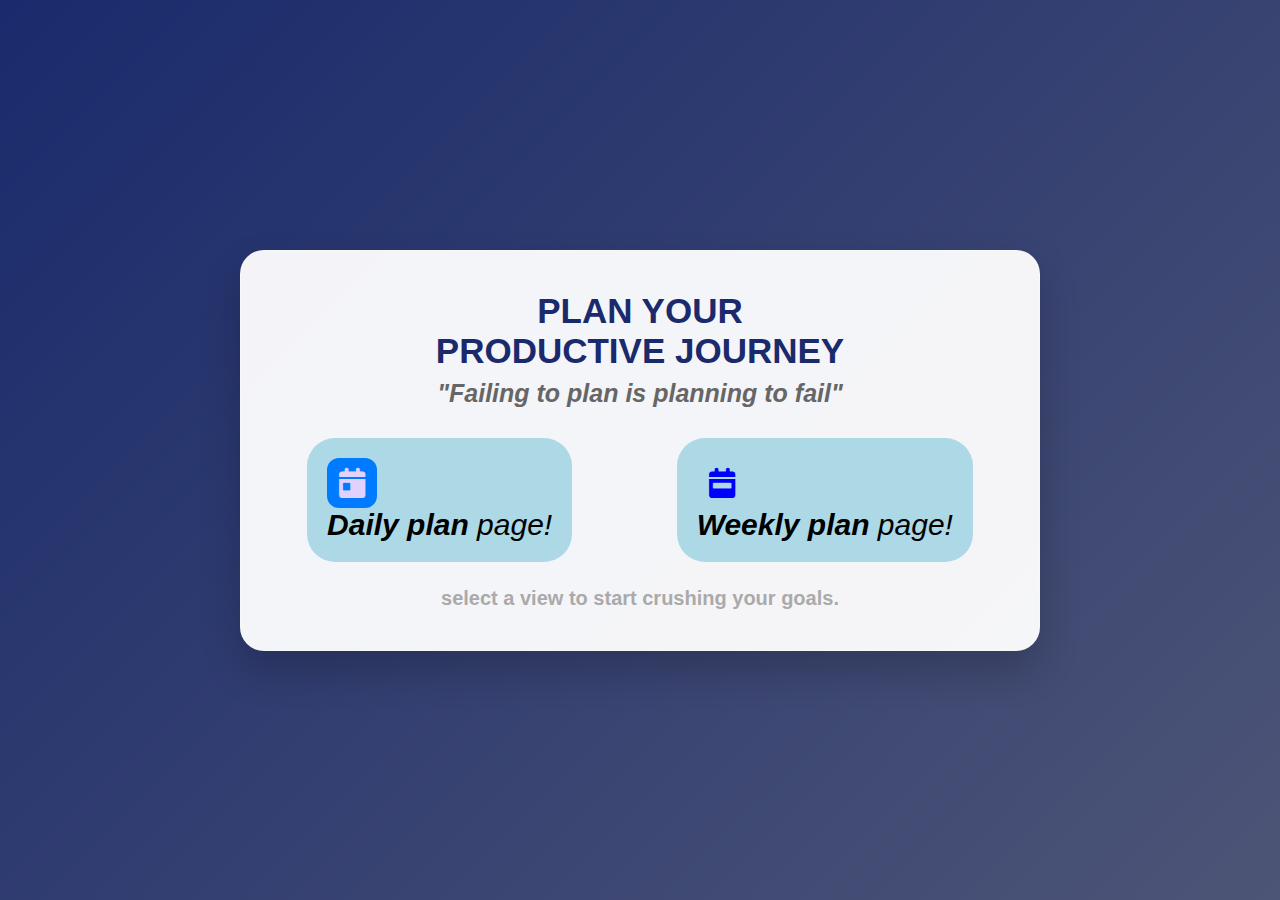
<file: index.html>
<!DOCTYPE html>
<html lang="en">

<head>
    <meta charset="UTF-8">
    <title>To-Do List</title>
    <link rel="stylesheet" href="style.css">
    <!-- Font Awesome Icons -->
    <link rel="stylesheet" href="https://cdnjs.cloudflare.com/ajax/libs/font-awesome/6.5.0/css/all.min.css">


</head>

<body>

    <div class="glass-container">
        <header class="header">
            <h1>PLAN YOUR
                <br> <strong> PRODUCTIVE JOURNEY</strong>
            </h1>

            <p>
                <strong>"Failing to plan is planning to fail"</strong>
            </p>
        </header>
        <div class="button-group">
            <button class="btn-daily">
                <div class="icon-box"><i class="fa-solid fa-calendar-day"></i></div>
                <p><a href="daily.html"> <strong> Daily plan</strong></a> page!</p>

            </button>
            <button class="btn-weekly">
                <div class="icon-box"><i class="fa-solid fa-calendar-week"></i></div>
                <p><a href="weekly.html"> <strong> Weekly plan </strong></a> page!</p>
            </button>
        </div>
        <div class="footer-hint">
            <p><strong>select a view to start crushing your goals.</strong></p>
        </div>

    </div>

</body>

</html>
</file>
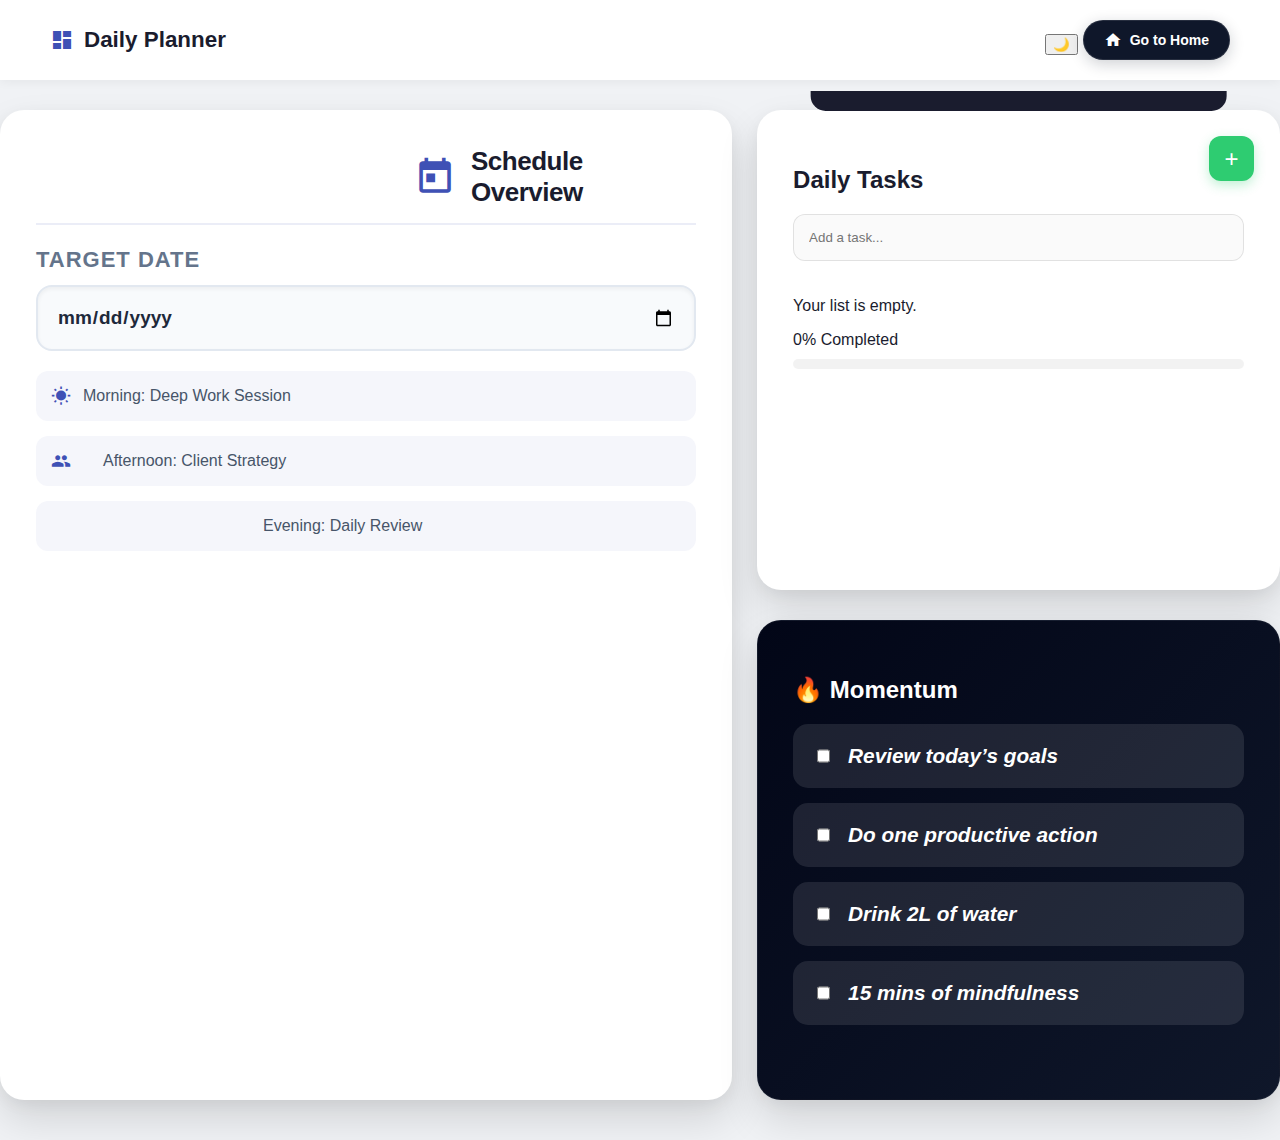
<file: daily.html>
<!DOCTYPE html>
<html lang="en">

<head>
    <meta charset="UTF-8">
    <meta name="viewport" content="width=device-width, initial-scale=1.0">
    <title>Pro Daily Planner</title>
    <link href="https://fonts.googleapis.com/icon?family=Material+Icons" rel="stylesheet">
    <link rel="stylesheet" href="daily.css">
</head>

<body>

    <header class="header">
        <div class="logo-area">
            <span class="material-icons">dashboard</span>
            <h1>Daily Planner</h1>
        </div>
        <div class="header-right">
            <span id="dateTime"></span>
            <button class="dark-btn" onclick="toggleDark()">🌙</button>
            <a href="index.html" class="home-nav-button">
                <span class="material-icons">home</span>
                Go to Home
            </a>
        </div>
    </header>

    <main class="layout">
        <section class="card calendar-card">
            <div class="calendar-header-main">
                <span class="material-icons main-cal-icon">calendar_today</span>
                <h2>Schedule Overview</h2>
            </div>

            <div class="target-date-wrapper">
                <p class="target-label">Target Date</p>
                <input type="date" class="calendar-input">
            </div>

            <div class="calendar-placeholder">
                <div class="event-item">
                    <span class="material-icons">wb_sunny</span>
                    <span>Morning: Deep Work Session</span>
                </div>
                <div class="event-item">
                    <span class="material-icons">groups</span>
                    <span>Afternoon: Client Strategy</span>
                </div>
                <div class="event-item">
                    <span class="material-icons">nightlight</span>
                    <span>Evening: Daily Review</span>
                </div>
            </div>
        </section>

        <div class="right-column">
            <section class="card task-card">
                <div id="toast" class="card-toast"></div>

                <div class="task-header">
                    <h2>Daily Tasks</h2>
                    <button class="add-btn" onclick="addTask()">+</button>
                </div>

                <input id="taskInput" type="text" placeholder="Add a task..."
                    onkeypress="if(event.key==='Enter') addTask()" />
                <p id="hintText">Your list is empty.</p>

                <ul id="taskList"></ul>

                <div class="progress-wrapper">
                    <div id="progressText">0% Completed</div>
                    <div class="progress-bar">
                        <div id="progressFill"></div>
                    </div>
                </div>
            </section>

            <section class="card momentum-card">
                <h2>🔥 Momentum</h2>
                <div class="momentum-list">
                    <label class="momentum-item">
                        <input type="checkbox" class="track" onchange="updateProgress()">
                        <strong>Review today’s goals</strong>
                    </label>
                    <label class="momentum-item">
                        <input type="checkbox" class="track" onchange="updateProgress()">
                        <strong> Do one productive action</strong>
                    </label>
                    <label class="momentum-item">
                        <input type="checkbox" class="track" onchange="updateProgress()">
                        <strong> Drink 2L of water</strong>
                    </label>
                    <label class="momentum-item">
                        <input type="checkbox" class="track" onchange="updateProgress()">
                        <strong> 15 mins of mindfulness </strong>
                    </label>
                </div>
            </section>
        </div>
    </main>

    <script src="daily.js"></script>
</body>

</html>
</file>
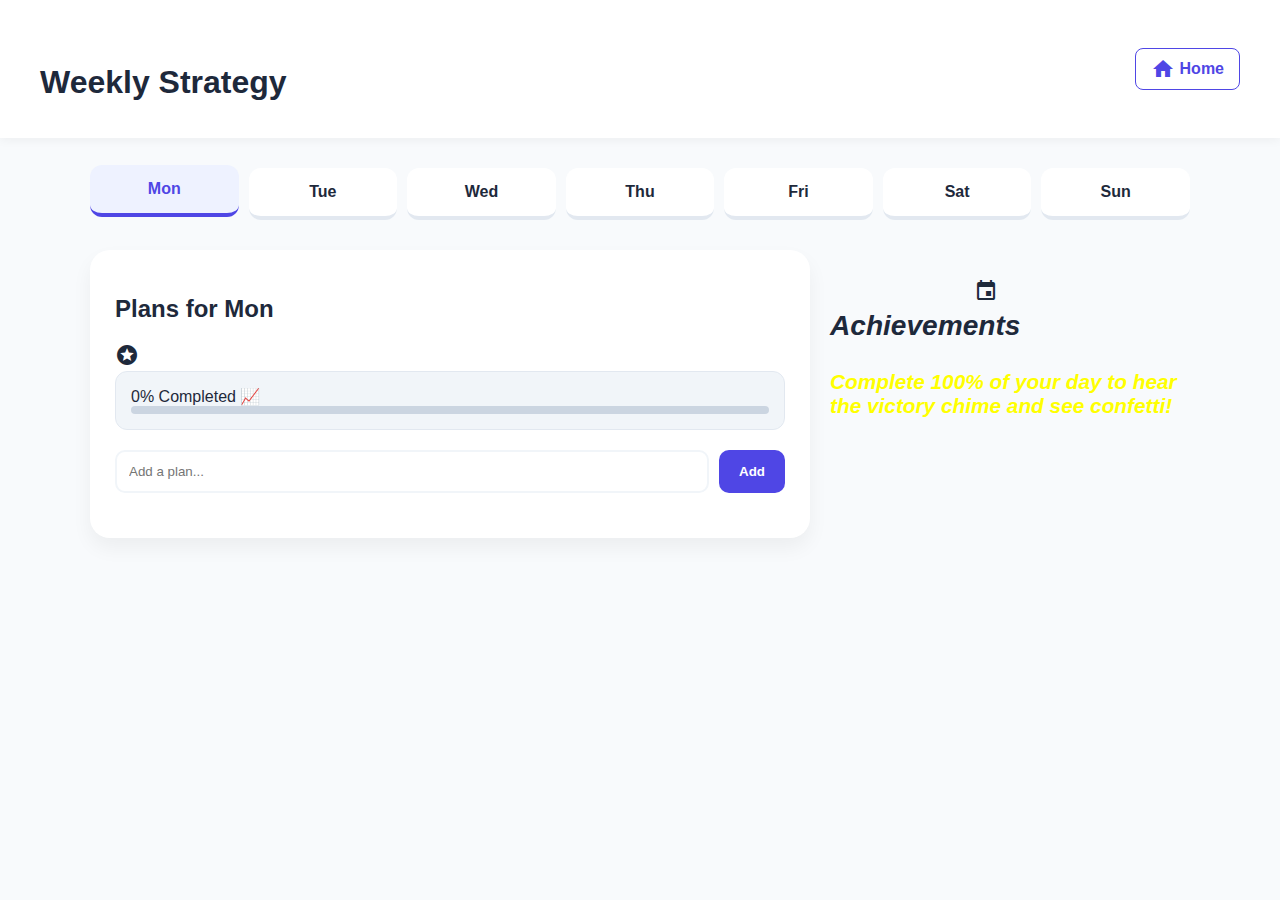
<file: weekly.html>
<!DOCTYPE html>
<html lang="en">

<head>
    <meta charset="UTF-8">
    <meta name="viewport" content="width=device-width, initial-scale=1.0">
    <title>Weekly Strategy Pro</title>
    <link href="https://fonts.googleapis.com/icon?family=Material+Icons" rel="stylesheet">
    <link rel="stylesheet" href="weekly.css">
</head>

<body>

    <header class="navbar">
        <div class="nav-left">
            <span class="material-icons">auto_awesome</span>
            <h1>Weekly Strategy</h1>
        </div>
        <a href="index.html" class="home-btn">
            <span class="material-icons">home</span> Home
        </a>
    </header>

    <main class="weekly-container">
        <section class="days-grid" id="daysGrid">
            <div class="day-box active" onclick="switchDay('Mon', this)"><span>Mon</span></div>
            <div class="day-box" onclick="switchDay('Tue', this)"><span>Tue</span></div>
            <div class="day-box" onclick="switchDay('Wed', this)"><span>Wed</span></div>
            <div class="day-box" onclick="switchDay('Thu', this)"><span>Thu</span></div>
            <div class="day-box" onclick="switchDay('Fri', this)"><span>Fri</span></div>
            <div class="day-box highlight" onclick="switchDay('Sat', this)"><span>Sat</span></div>
            <div class="day-box highlight" onclick="switchDay('Sun', this)"><span>Sun</span></div>
        </section>

        <div class="content-split">
            <section class="card weekly-task-card">
                <div id="toast" class="card-toast"></div>

                <div class="card-header">
                    <h2>Plans for <span id="currentDayDisplay">Mon</span></h2>
                    <span class="material-icons">stars</span>
                </div>

                <div class="progress-section">
                    <div class="progress-labels">
                        <span id="progressText">0% Completed</span>
                        <span id="statusIcon">📈</span>
                    </div>
                    <div class="progress-track">
                        <div id="progressFill"></div>
                    </div>
                </div>

                <div class="input-group">
                    <input id="weeklyInput" placeholder="Add a plan..."
                        onkeypress="if(event.key==='Enter') addWeekly()">
                    <button class="add-weekly-btn" onclick="addWeekly()">Add</button>
                </div>

                <ul id="weeklyList"></ul>
            </section>

            <aside class="right-col">
                <section class="side-card">
                    <h3><span class="material-icons">emoji_events</span> Achievements</h3>
                    <p style="font-size: 1.3rem; color: yellow;"> <strong>Complete 100% of your day to hear the
                            victory chime
                            and see confetti!</strong></p>
                </section>
            </aside>

        </div>
    </main>

    <script src="weekly.js"></script>
</body>

</html>
</file>
<file: style.css>
* {
    margin: 0%;
    padding: 0%;
    box-sizing: border-box;
    font-family: 'Segoe UI', Tahoma, Geneva, Verdana, sans-serif;
}

body {
    height: 100vh;
    display: flex;
    justify-content: center;
    align-items: center;
    background: linear-gradient(135deg, #1a2a6c, gray, brown);
    background-size: 400% 400%;
    animation: gradentBG 15s ease infinite;
}

@keyframes gradentBG {
    0% {
        background-position: 0% 50%;
    }

    50% {
        background-position: 100% 50%;
    }

    100% {
        background-position: 0% 50%;
    }

}

.daily-bg {
    background: linear-gradient(rgba(41, 128, 185, 0.7), rgba(41, 128, 185, 0.7)), url('https://images.unsplash.com/photo-1497215728101-856f4ea42174?auto=format&fit=crop&w=1920&q=80');
}

.weekly-bg {
    background: linear-gradient(rgba(75, 0, 130, 0.7), rgba(75, 0, 130, 0.7)), url('https://images.unsplash.com/photo-1484480974693-6ca0a78fb36b?auto=format&fit=crop&w=1920&q=80');
}

.glass-container {
    background: rgba(255, 255, 255, 0.95);
    padding: 40px;
    border-radius: 24px;
    box-shadow: 0 20px 40px rgba(0, 0, 0, 0.2);
    width: 800px;
    text-align: center;
    border: 1px solid rgba(255, 255, 255, 0.3);
}

.header h1 {
    font-size: 35px;
    color: #1a2a6c;
    margin-bottom: 8px;
}

.header p {
    font-style: italic;
    color: #666;
    font-size: 25px;
    margin-bottom: 30px;

}

.button-group {
    display: inline-block;
    margin-left: auto;
    justify-content: space-between;
}

.btn-daily {
    padding: 20px 20px;
    background-color: lightblue;
    border-radius: 28px;
    transition: all 0.3s ease;
    font-size: 30px;
    font-style: italic;
}

.btn-daily:hover {
    transform: translateY(-2px);
    box-shadow: 0 4px 6px rgba(255, 255, 255, 0.05);
}


.btn-daily .icon-box {
    background-color: #007bff;
    color: #e0d1ff;
}

.btn-daily a {
    text-decoration: none;
    color: black;
}

.btn-daily a:hover {
    color: yellow;
}


.btn-weekly {
    padding: 20px 20px;
    background-color: lightblue;
    border-radius: 28px;
    transition: all 0.3s ease;
    margin-left: 100px;
    font-size: 30px;
    font-style: italic;

}

.btn-weekly :hover {
    transform: translateY(-2px);
    box-shadow: 0 4px 6px rgba(255, 255, 255, 0.05);
}

.btn-weekly a {
    text-decoration: none;
    color: black;
}

.btn-weekly a:hover {
    color: yellow;
}


.icon-box {
    width: 50px;
    height: 50px;
    border-radius: 12px;
    display: flex;
    justify-content: center;
    align-items: center;
    font-size: 30px;
    color: blue;
    margin-right: 15px;
}


.footer-hint {
    margin-top: 25px;
    font-size: 20px;
    color: #aaa;
}

button {
    cursor: pointer;
    border: none;
}

/* =========================
   ROOT & RESET
========================= */
.daily-bg {
    background: linear-gradient(rgba(41, 128, 185, 0.7), rgba(41, 128, 185, 0.7)), url('https://images.unsplash.com/photo-1497215728101-856f4ea42174?auto=format&fit=crop&w=1920&q=80');
}

/* =========================
   MAIN APP CONTAINER
========================= */

/* =========================
   CALENDAR
========================= */
@import url('https://fonts.googleapis.com/css2?family=Inter:wght@300;400;500;600;700&display=swap');

body {
    font-family: 'Inter', sans-serif;
}

.calendar-day.active {
    background-color: #4f46e5;
    color: white;
}

.calendar-day.today {
    border: 2px solid #4f46e5;
    font-weight: bold;
}

.custom-scrollbar::-webkit-scrollbar {
    width: 4px;
}

.custom-scrollbar::-webkit-scrollbar-thumb {
    background: #e2e8f0;
    border-radius: 10px;
}

.day p {
    display: inline-block;
    font-size: 30px;
    padding: 10px 10px;
}

.numbers {
    font-size: 20px;
    display: flex;
}
</file>
<file: weekly.css>
:root {
    --primary: #4f46e5;
    --success: #10b981;
    --reward: #f59e0b;
    --bg: #f8fafc;
    --text: #1e293b;
}

body {
    margin: 0;
    font-family: 'Inter', sans-serif;
    background: var(--bg);
    color: var(--text);
    animation: fadeInPage 0.8s ease-out;
}

@keyframes fadeInPage {
    from {
        opacity: 0;
    }

    to {
        opacity: 1;
    }
}

/* NAVBAR & HOME BTN */
.navbar {
    background: white;
    padding: 15px 40px;
    display: flex;
    justify-content: space-between;
    align-items: center;
    box-shadow: 0 2px 10px rgba(0, 0, 0, 0.05);
}

.home-btn {
    text-decoration: none;
    color: var(--primary);
    font-weight: 600;
    display: flex;
    align-items: center;
    gap: 5px;
    padding: 8px 15px;
    border: 1px solid var(--primary);
    border-radius: 8px;
    transition: 0.3s;
}

.home-btn:hover {
    background: var(--primary);
    color: white;
}

/* GRID */
.weekly-container {
    max-width: 1100px;
    margin: 30px auto;
    padding: 0 20px;
}

.days-grid {
    display: grid;
    grid-template-columns: repeat(7, 1fr);
    gap: 10px;
    margin-bottom: 30px;
}

.day-box {
    background: white;
    padding: 15px;
    text-align: center;
    border-radius: 12px;
    font-weight: 700;
    cursor: pointer;
    border-bottom: 4px solid #e2e8f0;
    transition: 0.3s;
}

.day-box.active {
    background: #eef2ff;
    border-bottom-color: var(--primary);
    color: var(--primary);
    transform: translateY(-3px);
    animation: popSelect 0.3s ease;
}

@keyframes popSelect {
    0% {
        transform: scale(1);
    }

    50% {
        transform: scale(1.1);
    }

    100% {
        transform: scale(1.05);
    }
}

/* PROGRESS & TOAST */
.progress-section {
    background: #f1f5f9;
    padding: 15px;
    border-radius: 12px;
    margin-bottom: 20px;
    border: 1px solid #e2e8f0;
}

.progress-track {
    height: 8px;
    background: #cbd5e1;
    border-radius: 10px;
    overflow: hidden;
    position: relative;
}

#progressFill {
    height: 100%;
    width: 0%;
    background: var(--primary);
    transition: width 0.5s cubic-bezier(0.4, 0, 0.2, 1);
}

.card-toast {
    position: absolute;
    top: 0;
    left: 50%;
    transform: translate(-50%, -100%);
    background: #1e293b;
    color: white;
    padding: 10px 20px;
    border-radius: 0 0 12px 12px;
    font-size: 0.85rem;
    font-weight: 600;
    z-index: 100;
    transition: transform 0.5s cubic-bezier(0.68, -0.55, 0.265, 1.55);
    white-space: nowrap;
}

.card-toast.show {
    transform: translate(-50%, 0);
}

.card-toast.reward {
    background: var(--reward);
    box-shadow: 0 4px 15px rgba(245, 158, 11, 0.4);
}

/* LISTS & ANIMATIONS */
.content-split {
    display: grid;
    grid-template-columns: 2fr 1fr;
    gap: 20px;
}

.card {
    background: white;
    padding: 25px;
    border-radius: 20px;
    box-shadow: 0 10px 20px rgba(0, 0, 0, 0.05);
    position: relative;
    overflow: hidden;
}

.input-group {
    display: flex;
    gap: 10px;
    margin-bottom: 20px;
}

input {
    flex: 1;
    padding: 12px;
    border-radius: 10px;
    border: 2px solid #f1f5f9;
    outline: none;
    transition: 0.3s;
}

input:focus {
    border-color: var(--primary);
}

.add-weekly-btn {
    background: var(--primary);
    color: white;
    border: none;
    padding: 0 20px;
    border-radius: 10px;
    cursor: pointer;
    font-weight: 700;
}

.side-card {
    font-size: 1.5rem;
    font-style: italic;
    color: blue black;
}

li {
    background: #f8fafc;
    padding: 12px;
    margin-bottom: 8px;
    border-radius: 10px;
    display: flex;
    justify-content: space-between;
    align-items: center;
    border-left: 4px solid var(--primary);
    animation: slideInTask 0.4s ease-out;
}

/* Weekend Section Styling */
.weekend-card {
    margin-top: 25px;
    background: linear-gradient(135deg, #fffcf0 0%, #ffffff 100%);
    border: 1px solid #fde68a;
}

.weekend-card h2 {
    color: #b45309;
    /* Deep Amber */
}

.add-weekend-btn {
    background: #f59e0b;
    color: white;
    border: none;
    padding: 0 20px;
    border-radius: 10px;
    cursor: pointer;
    font-weight: bold;
    transition: 0.3s;
}

.add-weekend-btn:hover {
    background: #d97706;
}

#weekendList li {
    background: #fef3c7;
    border-left: 5px solid #f59e0b;
    color: #92400e;
}

@keyframes slideInTask {
    from {
        opacity: 0;
        transform: translateX(-20px);
    }

    to {
        opacity: 1;
        transform: translateX(0);
    }
}

.completed {
    text-decoration: line-through;
    color: #94a3b8;
}

/* CONFETTI */
.confetti {
    position: fixed;
    width: 10px;
    height: 10px;
    top: -10px;
    z-index: 9999;
    user-select: none;
    pointer-events: none;
    border-radius: 2px;
}

@keyframes fall {
    0% {
        transform: translateY(0) rotate(0deg);
        opacity: 1;
    }

    100% {
        transform: translateY(100vh) rotate(720deg);
        opacity: 0;
    }
}

.complete-pulse {
    animation: pulseBorder 1.5s infinite;
}

@keyframes pulseBorder {
    0% {
        box-shadow: 0 0 0 0px rgba(16, 185, 129, 0.4);
    }

    70% {
        box-shadow: 0 0 0 10px rgba(16, 185, 129, 0);
    }

    100% {
        box-shadow: 0 0 0 0px rgba(16, 185, 129, 0);
    }
}
</file>
<file: daily.css>
/* 1. RESET COLORS & VARIABLES */
:root {
    --bg-body: #f0f2f5;
    --card-bg: #ffffff;
    --text-primary: #1a1c2e;
    --accent-color: #3f51b5;
    /* Professional Indigo */
    --add-btn-color: #2ecc71;
    /* Vibrant Green */
    --shadow-main: 0 20px 40px rgba(0, 0, 0, 0.12), 0 5px 15px rgba(0, 0, 0, 0.05);
    --border-radius: 24px;
}

body.dark {
    --bg-body: #0b0e14;
    --card-bg: #161b22;
    --text-primary: #e6edf3;
    --accent-color: #58a6ff;
    --shadow-main: 0 20px 40px rgba(0, 0, 0, 0.4);
}

* {
    box-sizing: border-box;
    font-family: 'Segoe UI', sans-serif;
    transition: all 0.3s ease;
}

body {
    margin: 0;
    background-color: var(--bg-body);
    color: var(--text-primary);
    padding-bottom: 40px;
}

/* HEADER */
.header {
    display: flex;
    justify-content: space-between;
    align-items: center;
    padding: 20px 50px;
    background: var(--card-bg);
    box-shadow: 0 2px 10px rgba(0, 0, 0, 0.05);
    margin-bottom: 30px;
}

.logo-area {
    display: flex;
    align-items: center;
    gap: 10px;
    color: var(--accent-color);
}

.logo-area h1 {
    margin: 0;
    font-size: 1.4rem;
    color: var(--text-primary);
}


/* CALENDAR CARD SPECIFIC UPDATES */

.calendar-card {
    min-height: 280px !important;
    /* Forces a shorter height */
}

/* Header & Icon Styling */
.calendar-header-main {
    display: flex;
    align-items: center;
    gap: 15px;
    border-bottom: 2px solid rgba(63, 81, 181, 0.1);
    padding-bottom: 15px;
}

.main-cal-icon {
    font-size: 42px;
    /* Large Icon */
    color: var(--accent-color);
}

.calendar-card h2 {
    font-size: 26px;
    /* Larger Font */
    font-weight: 800;
    margin: 0;
    color: var(--text-primary);
    letter-spacing: -0.5px;
    font-family: 'Inter', 'Segoe UI', sans-serif;
}

/* Target Date Word & Wrapper */
.target-date-wrapper {
    margin-top: 10px;
}

.target-label {
    font-size: 22px;
    /* Increased "Target Date" size */
    font-weight: 700;
    color: #64748b;
    /* Professional Slate Grey */
    margin-bottom: 12px;
    text-transform: uppercase;
    letter-spacing: 1px;
}

/* The Input Box */
.calendar-input {
    width: 100%;
    padding: 19px !important;
    /* Set to 19px as requested */
    font-size: 19px !important;
    /* Set to 19px as requested */
    font-weight: 600;
    border-radius: 16px;
    border: 2px solid #e2e8f0;
    background: #f8fafc;
    color: #1e293b;
    box-shadow: inset 0 2px 4px rgba(0, 0, 0, 0.05);
    cursor: pointer;
}

.calendar-input:focus {
    border-color: var(--accent-color);
    outline: none;
    background: #ffffff;
    box-shadow: 0 0 0 4px rgba(63, 81, 181, 0.15);
}

/* Event List Styling */
.calendar-placeholder {
    display: flex;
    flex-direction: column;
    gap: 15px;
    margin-top: 20px;
}

.event-item {
    display: flex;
    align-items: center;
    gap: 12px;
    padding: 15px;
    background: rgba(63, 81, 181, 0.05);
    border-radius: 12px;
    font-size: 16px;
    font-weight: 500;
    color: #475569;
}

.event-item .material-icons {
    font-size: 20px;
    color: var(--accent-color);
}

/* DARK MODE OVERRIDES */
body.dark .calendar-input {
    background: #0f172a;
    border-color: #334155;
    color: white;
}

body.dark .event-item {
    background: rgba(255, 255, 255, 0.03);
    color: #94a3b8;
}

/* LAYOUT */
.layout {
    display: grid;
    grid-template-columns: 1.4fr 1fr;
    /* Calendar is now wider than the task column */
    gap: 25px;
    max-width: 1400px;
    margin: 0 auto;
}

.right-column {
    display: flex;
    flex-direction: column;
    gap: 30px;
}

/* 4. ENHANCED BOX SHADOW FOR CARDS */
.card {
    background: var(--card-bg);
    border-radius: var(--border-radius);
    padding: 35px;
    min-height: 480px;
    /* Long Cards */
    box-shadow: var(--shadow-main);
    /* Premium multi-layer shadow */
    position: relative;
    /* Needed for corner button & toast */
    border: 1px solid rgba(255, 255, 255, 0.05);
}


.momentum-card {
    background: linear-gradient(135deg, #020617 0%, #0f172a 100%) !important;
    color: #ffffff;
}

.momentum-card h2 {
    color: white;
}

.momentum-item {
    background: rgba(255, 255, 255, 0.1);
    padding: 20px;
    border-radius: 15px;
    margin-bottom: 15px;
    display: flex;
    gap: 15px;
    font-size: 1.3rem;
    font-style: italic;
}

.momentum-item:hover {
    background-color: khaki;
    transform: skew(10deg);
}

/* 2. ADD BUTTON - TOP RIGHT CORNER */
.add-btn {
    position: absolute;
    top: 25px;
    right: 25px;
    width: 45px;
    height: 45px;
    border-radius: 12px;
    border: none;
    background-color: var(--add-btn-color);
    /* Color Option 3 */
    color: white;
    font-size: 24px;
    cursor: pointer;
    box-shadow: 0 4px 12px rgba(46, 204, 113, 0.3);
}

.add-btn:hover {
    transform: rotate(90deg) scale(1.1);
    background-color: #27ae60;
}

/* 3. TOAST MESSAGE INSIDE CARD */
.card-toast {
    position: absolute;
    top: 0;
    left: 50%;
    transform: translate(-50%, -100%);
    /* Hidden initially */
    background: #1a1c2e;
    color: white;
    padding: 10px 20px;
    border-radius: 0 0 15px 15px;
    font-size: 0.85rem;
    z-index: 10;
    width: 80%;
    text-align: center;
    transition: transform 0.4s cubic-bezier(0.68, -0.55, 0.265, 1.55);
}

.card-toast.show {
    transform: translate(-50%, 0);
    /* Slides down into view */
}

/* INPUTS & LISTS */
input[type="text"] {
    width: 100%;
    padding: 15px;
    border-radius: 12px;
    border: 1px solid rgba(0, 0, 0, 0.1);
    background: rgba(0, 0, 0, 0.02);
    margin-bottom: 20px;
    color: inherit;
}

li {
    background: rgba(0, 0, 0, 0.03);
    margin-bottom: 10px;
    padding: 15px;
    border-radius: 15px;
    display: flex;
    justify-content: space-between;
}

.progress-bar {
    height: 10px;
    background: rgba(0, 0, 0, 0.05);
    border-radius: 10px;
    margin-top: 10px;
}

#progressFill {
    height: 100%;
    border-radius: 10px;
    background: var(--add-btn-color);
    width: 0%;
}

.home-nav-button {
    display: inline-flex;
    align-items: center;
    gap: 8px;
    padding: 10px 20px;
    background-color: #0f172a;
    /* Deep blue-black to match momentum */
    color: #ffffff;
    text-decoration: none;
    border-radius: 50px;
    font-weight: 600;
    font-size: 14px;
    box-shadow: 0 4px 15px rgba(15, 23, 42, 0.2);
    transition: all 0.3s ease;
    border: 1px solid rgba(255, 255, 255, 0.1);
}

.home-nav-button .material-icons {
    font-size: 18px;
}

.home-nav-button:hover {
    background-color: #3b82f6;
    /* Modern blue on hover */
    transform: translateY(-2px);
    box-shadow: 0 6px 20px rgba(59, 130, 246, 0.4);
    color: #ffffff;
}

/* Adjust position if inside the header */
.header {
    display: flex;
    justify-content: space-between;
    align-items: center;
}
</file>
